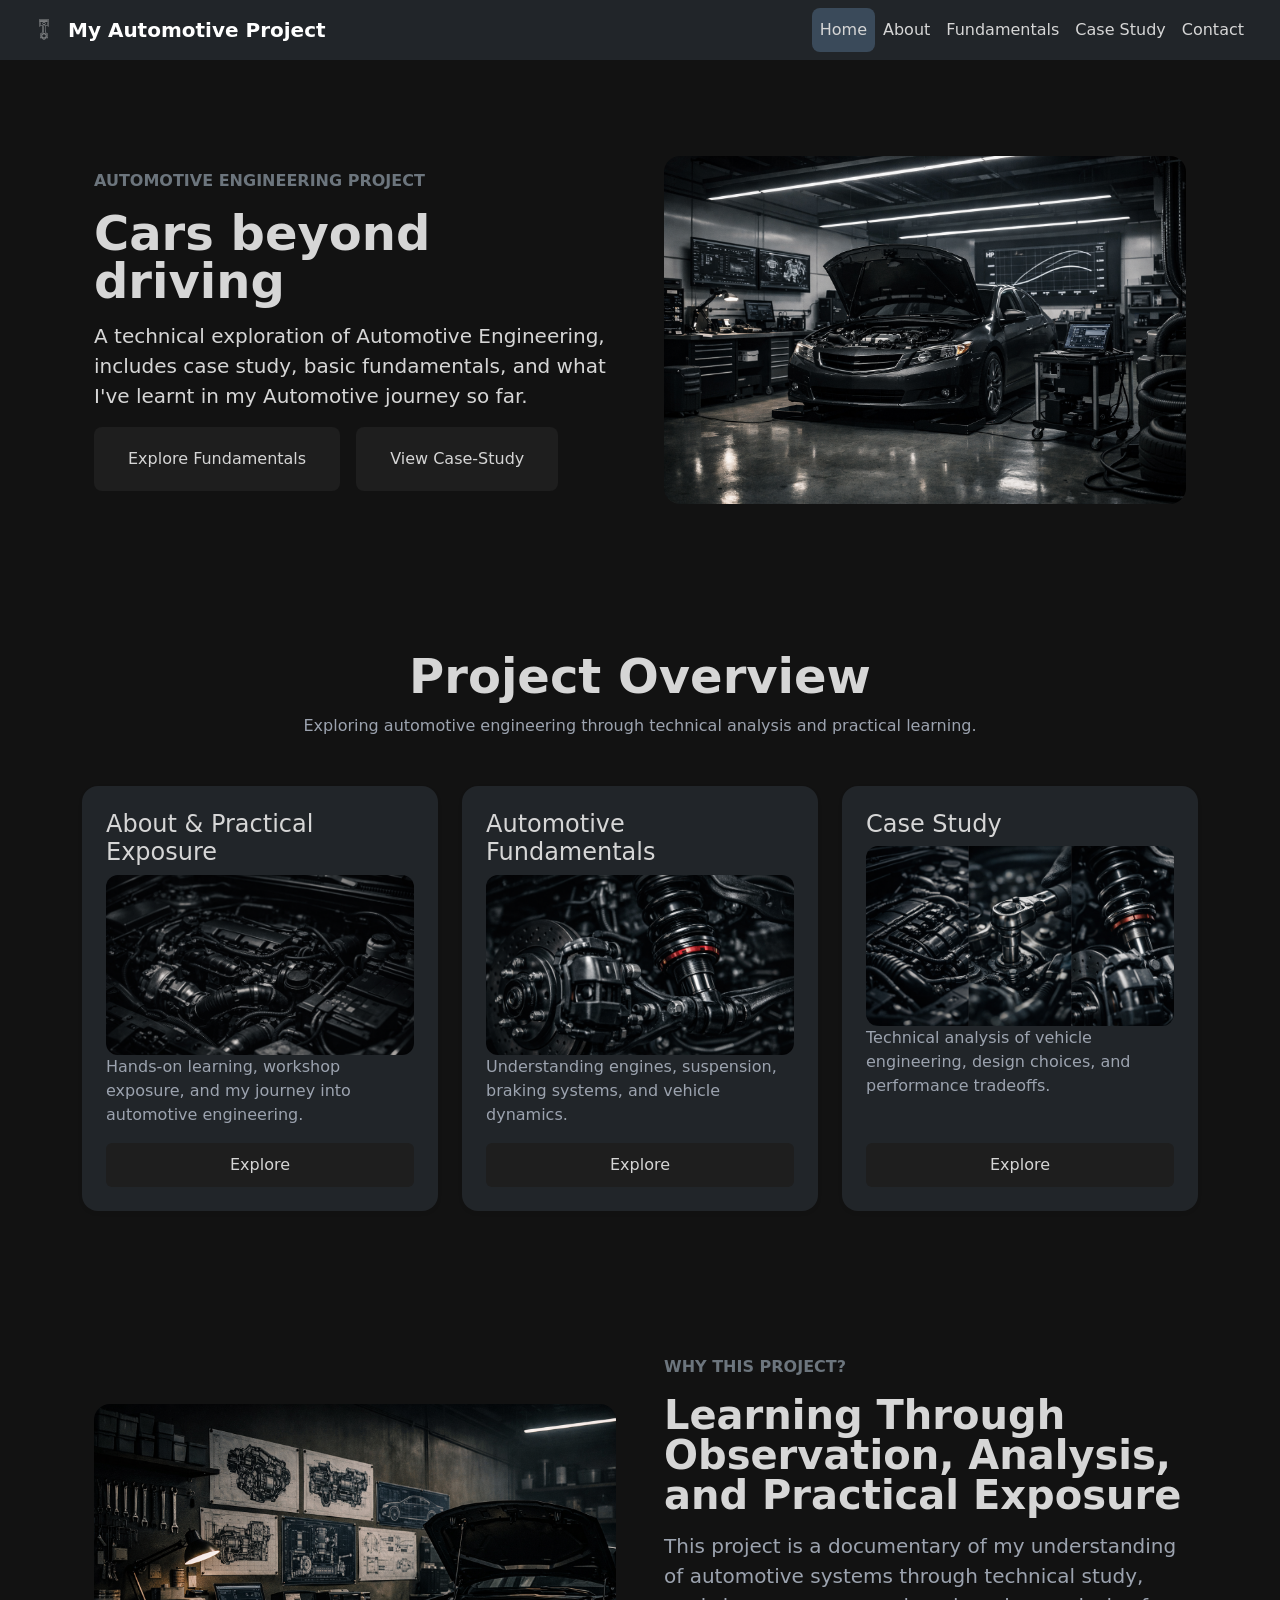
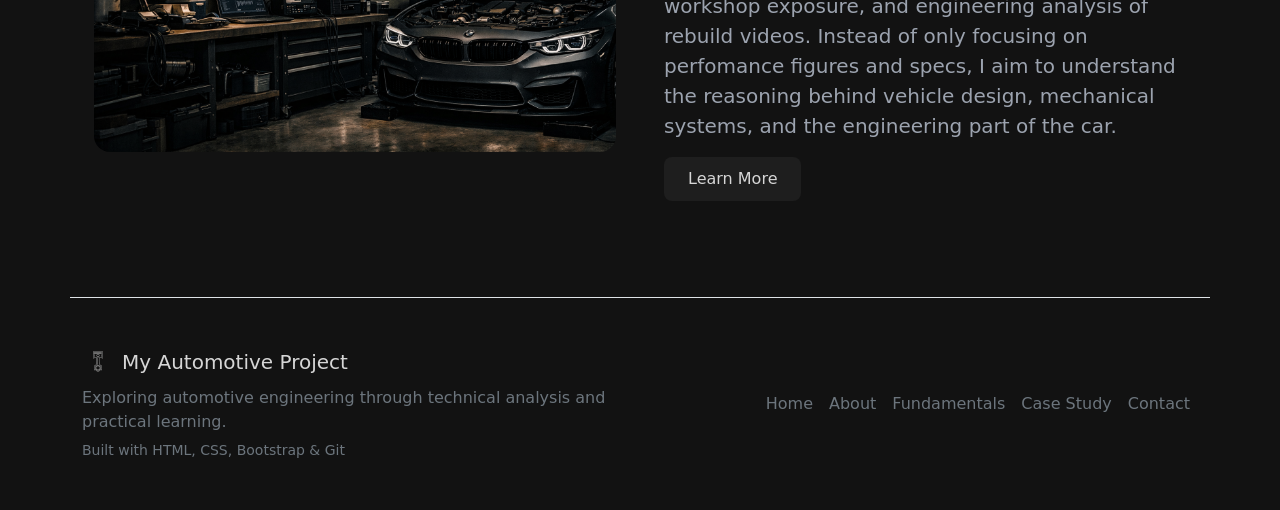
<file: index.html>
<!doctype html>
<html lang="en">
  <head>
    <meta charset="UTF-8" />
    <meta name="viewport" content="width=device-width, initial-scale=1.0" />
    <title>Automotive Project</title>
    <link
      href="https://cdn.jsdelivr.net/npm/bootstrap@5.3.8/dist/css/bootstrap.min.css"
      rel="stylesheet"
      integrity="sha384-sRIl4kxILFvY47J16cr9ZwB07vP4J8+LH7qKQnuqkuIAvNWLzeN8tE5YBujZqJLB"
      crossorigin="anonymous"
    />
    <link rel="stylesheet" href="./css/style.css" />
  </head>
  <body>
    <!-- Navbar -->
    <nav class="navbar navbar-expand-lg navbar-dark bg-dark px-3">
      <div class="container-fluid">
        <a class="navbar-brand d-flex align-items-center" href="index.html">
          <img src="assets/piston.png" alt="Logo" class="logo-icon me-2" />

          <span class="fw-bold">My Automotive Project</span>
        </a>

        <button
          class="navbar-toggler"
          type="button"
          data-bs-toggle="collapse"
          data-bs-target="#navbarNav"
          aria-controls="navbarNav"
          aria-expanded="false"
          aria-label="Toggle navigation"
        >
          <span class="navbar-toggler-icon"></span>
        </button>

        <div class="collapse navbar-collapse" id="navbarNav">
          <ul class="navbar-nav ms-auto">
            <li class="nav-item">
              <a class="nav-link active-nav" href="index.html">Home</a>
            </li>

            <li class="nav-item">
              <a class="nav-link" href="about.html">About</a>
            </li>

            <li class="nav-item">
              <a class="nav-link" href="fundamentals.html"> Fundamentals </a>
            </li>

            <li class="nav-item">
              <a class="nav-link" href="case-study.html"> Case Study </a>
            </li>

            <li class="nav-item">
              <a class="nav-link" href="contact.html">Contact</a>
            </li>
          </ul>
        </div>
      </div>
    </nav>
    <!-- Hero -->
    <div class="container col-xxl-8 px-4 py-5">
      <div class="row flex-lg-row-reverse align-items-center g-5 py-5">
        <div class="col-10 col-sm-8 col-lg-6">
          <img
            src="./assets/garage.png"
            class="d-block mx-lg-auto img-fluid rounded-4"
            width="700"
            height="500"
            loading="lazy"
          />
        </div>
        <div class="col-lg-6">
          <p class="text-uppercase text-secondary fw-semibold">
            AUTOMOTIVE ENGINEERING PROJECT
          </p>
          <h1 class="display-5 fw-bold text-2 lh-1 mb-3">
            Cars beyond driving
          </h1>
          <p class="lead text-2">
            A technical exploration of Automotive Engineering, includes case
            study, basic fundamentals, and what I've learnt in my Automotive
            journey so far.
          </p>
          <div class="d-grid gap-2 d-md-flex justify-content-md-start">
            <button
              type="button"
              class="btn nav-link btn-lg px-4 me-md-2 btn-1"
            >
              <a href="fundamentals.html" class="nav-link"
                >Explore Fundamentals</a
              >
            </button>
            <button type="button" class="btn nav-link btn-lg px-4 btn-1">
              <a href="case-study.html" class="nav-link">View Case-Study</a>
            </button>
          </div>
        </div>
      </div>
    </div>
    <!-- Cards -->
    <div class="container py-5">
      <!-- Section Heading -->
      <div class="text-center mb-5">
        <h1 class="display-5 fw-bold text-2">Project Overview</h1>

        <p class="p-text">
          Exploring automotive engineering through technical analysis and
          practical learning.
        </p>
      </div>

      <!-- Cards -->
      <div class="row g-4">
        <!-- Card 1 -->
        <div class="col-12 col-md-4">
          <div class="card h-100 shadow-sm border-0 bg-dark">
            <div class="card-body d-flex flex-column">
              <h4 class="card-title text-2">About & Practical Exposure</h4>
              <img
                src="./assets/abtandpractical.png"
                class="card-img-top"
                alt="About Section"
              />
              <p class="card-text p-text">
                Hands-on learning, workshop exposure, and my journey into
                automotive engineering.
              </p>

              <a href="about.html" class="btn btn-1 mt-auto nav-link">
                Explore
              </a>
            </div>
          </div>
        </div>

        <!-- Card 2 -->
        <div class="col-12 col-md-4">
          <div class="card h-100 shadow-sm border-0 bg-dark">
            <div class="card-body d-flex flex-column">
              <h4 class="card-title text-2">Automotive Fundamentals</h4>
              <img
                src="./assets/fundamentals.png"
                class="card-img-top"
                alt="Fundamentals Section"
              />
              <p class="card-text p-text">
                Understanding engines, suspension, braking systems, and vehicle
                dynamics.
              </p>

              <a href="fundamentals.html" class="btn btn-1 mt-auto nav-link">
                Explore
              </a>
            </div>
          </div>
        </div>

        <!-- Card 3 -->
        <div class="col-12 col-md-4">
          <div class="card h-100 shadow-sm border-0 bg-dark">
            <div class="card-body d-flex flex-column">
              <h4 class="card-title text-2">Case Study</h4>
              <img
                src="./assets/card-case-study.png"
                class="card-img-top"
                alt="Case Study Section"
              />
              <p class="card-text p-text">
                Technical analysis of vehicle engineering, design choices, and
                performance tradeoffs.
              </p>

              <a href="case-study.html" class="btn btn-1 mt-auto nav-link">
                Explore
              </a>
            </div>
          </div>
        </div>
      </div>
    </div>
    <!-- Second Hero  -->
    <div class="container col-xxl-8 px-4 py-5">
      <div class="row align-items-center g-5 py-5">
        <!-- Image -->
        <div class="col-10 col-sm-8 col-lg-6">
          <img
            src="./assets/workshop.png"
            class="d-block mx-lg-auto img-fluid rounded-4"
            alt="Workshop Image"
            width="700"
            height="500"
            loading="lazy"
          />
        </div>

        <!-- Text -->
        <div class="col-lg-6">
          <p class="text-uppercase text-secondary fw-semibold">
            Why This Project?
          </p>

          <h1 class="display-6 fw-bold text-2 lh-1 mb-3">
            Learning Through Observation, Analysis, and Practical Exposure
          </h1>

          <p class="lead p-text">
            This project is a documentary of my understanding of automotive
            systems through technical study, workshop exposure, and engineering
            analysis of rebuild videos. Instead of only focusing on perfomance
            figures and specs, I aim to understand the reasoning behind vehicle
            design, mechanical systems, and the engineering part of the car.
          </p>
          <div class="d-grid gap-2 d-md-flex justify-content-md-start">
            <a href="about.html" class="btn btn-1 btn-lg px-4 nav-link">
              Learn More
            </a>
          </div>
        </div>
      </div>
    </div>
    <!-- Footer -->
    <footer class="container py-5 border-top">
      <div class="row align-items-center">
        <!-- Left -->
        <div class="col-md-6 mb-4 mb-md-0">
          <div class="d-flex align-items-center mb-2">
            <img src="./assets/piston.png" alt="Logo" class="logo-icon me-2" />

            <h5 class="mb-0 text-2">My Automotive Project</h5>
          </div>

          <p class="text-secondary mb-1">
            Exploring automotive engineering through technical analysis and
            practical learning.
          </p>

          <small class="text-secondary">
            Built with HTML, CSS, Bootstrap & Git
          </small>
        </div>

        <!-- Right -->
        <div class="col-md-6">
          <ul class="nav justify-content-md-end justify-content-start">
            <li class="nav-item">
              <a href="index.html" class="nav-link px-2 text-secondary">
                Home
              </a>
            </li>

            <li class="nav-item">
              <a href="about.html" class="nav-link px-2 text-secondary">
                About
              </a>
            </li>

            <li class="nav-item">
              <a href="fundamentals.html" class="nav-link px-2 text-secondary">
                Fundamentals
              </a>
            </li>

            <li class="nav-item">
              <a href="case-study.html" class="nav-link px-2 text-secondary">
                Case Study
              </a>
            </li>

            <li class="nav-item">
              <a href="contact.html" class="nav-link px-2 text-secondary">
                Contact
              </a>
            </li>
          </ul>
        </div>
      </div>
    </footer>
    <script src="https://cdn.jsdelivr.net/npm/bootstrap@5.3.8/dist/js/bootstrap.bundle.min.js"></script>
  </body>
</html>
</file>
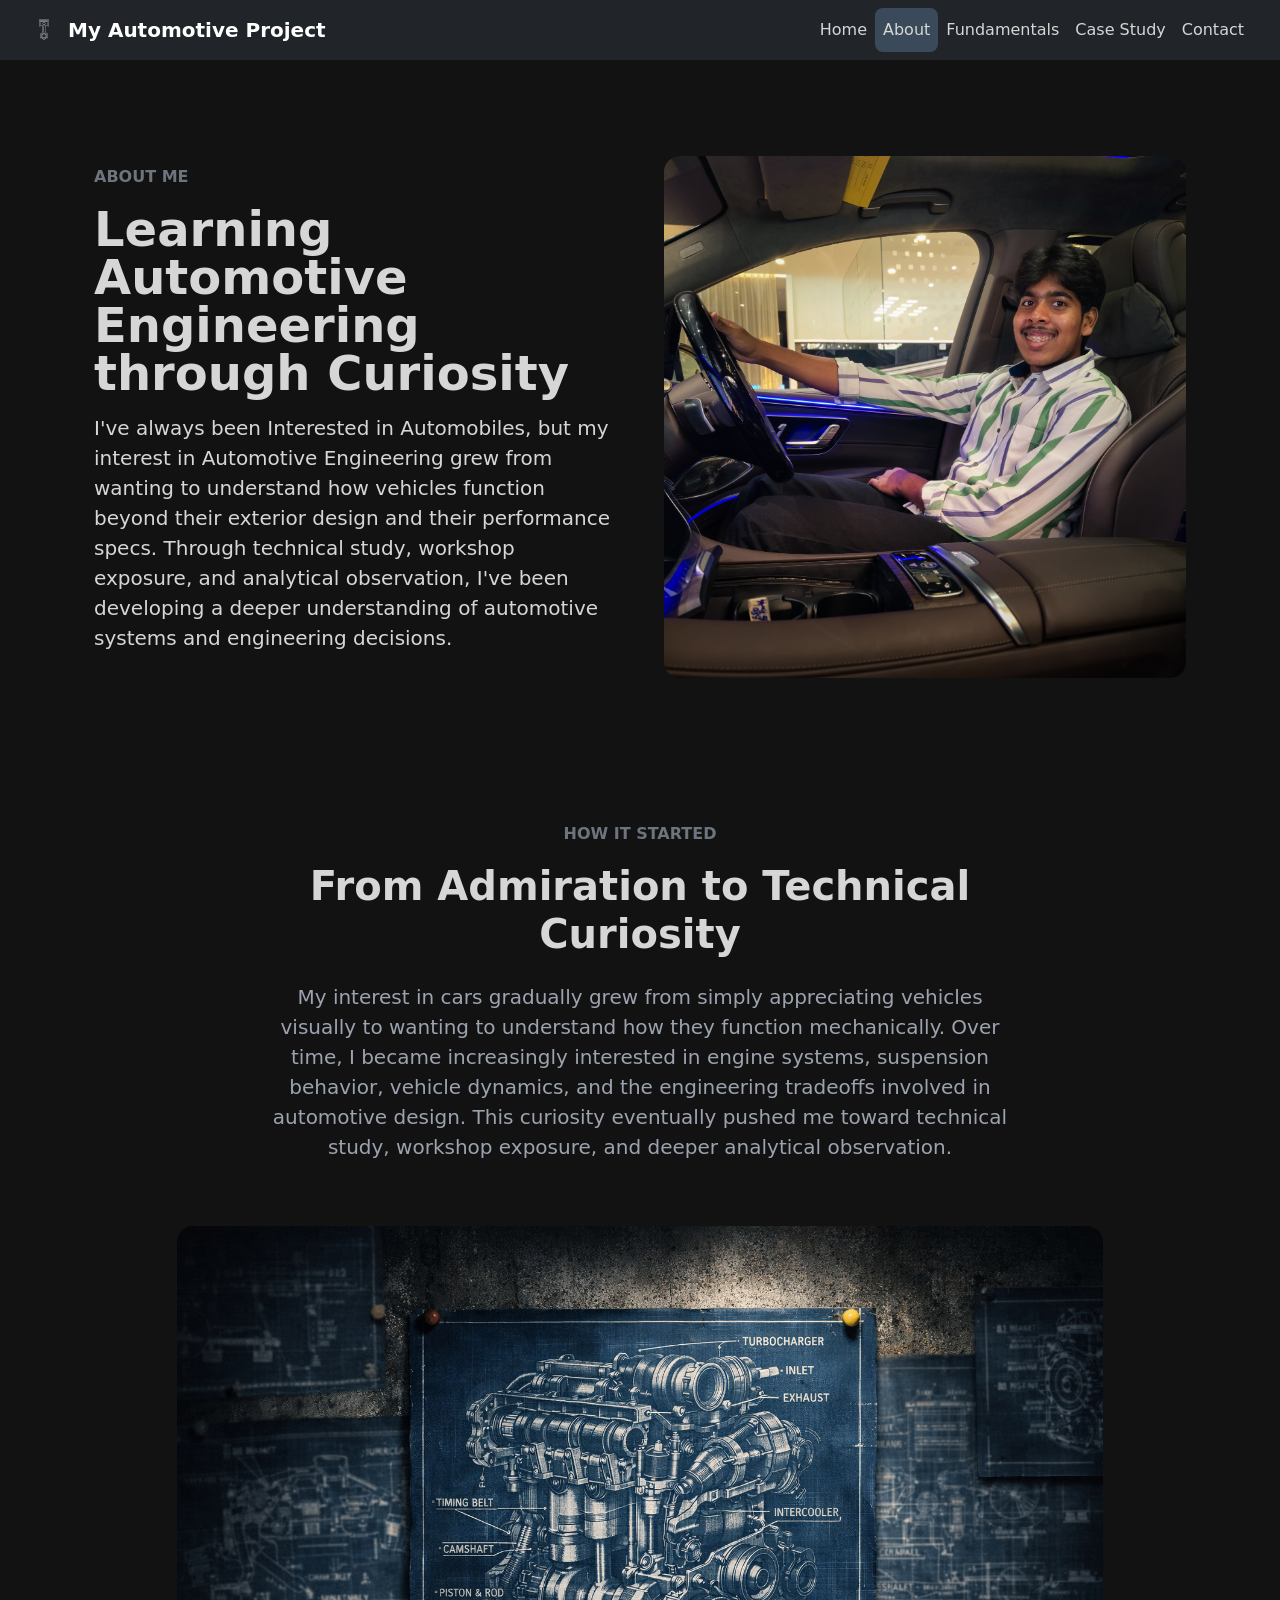
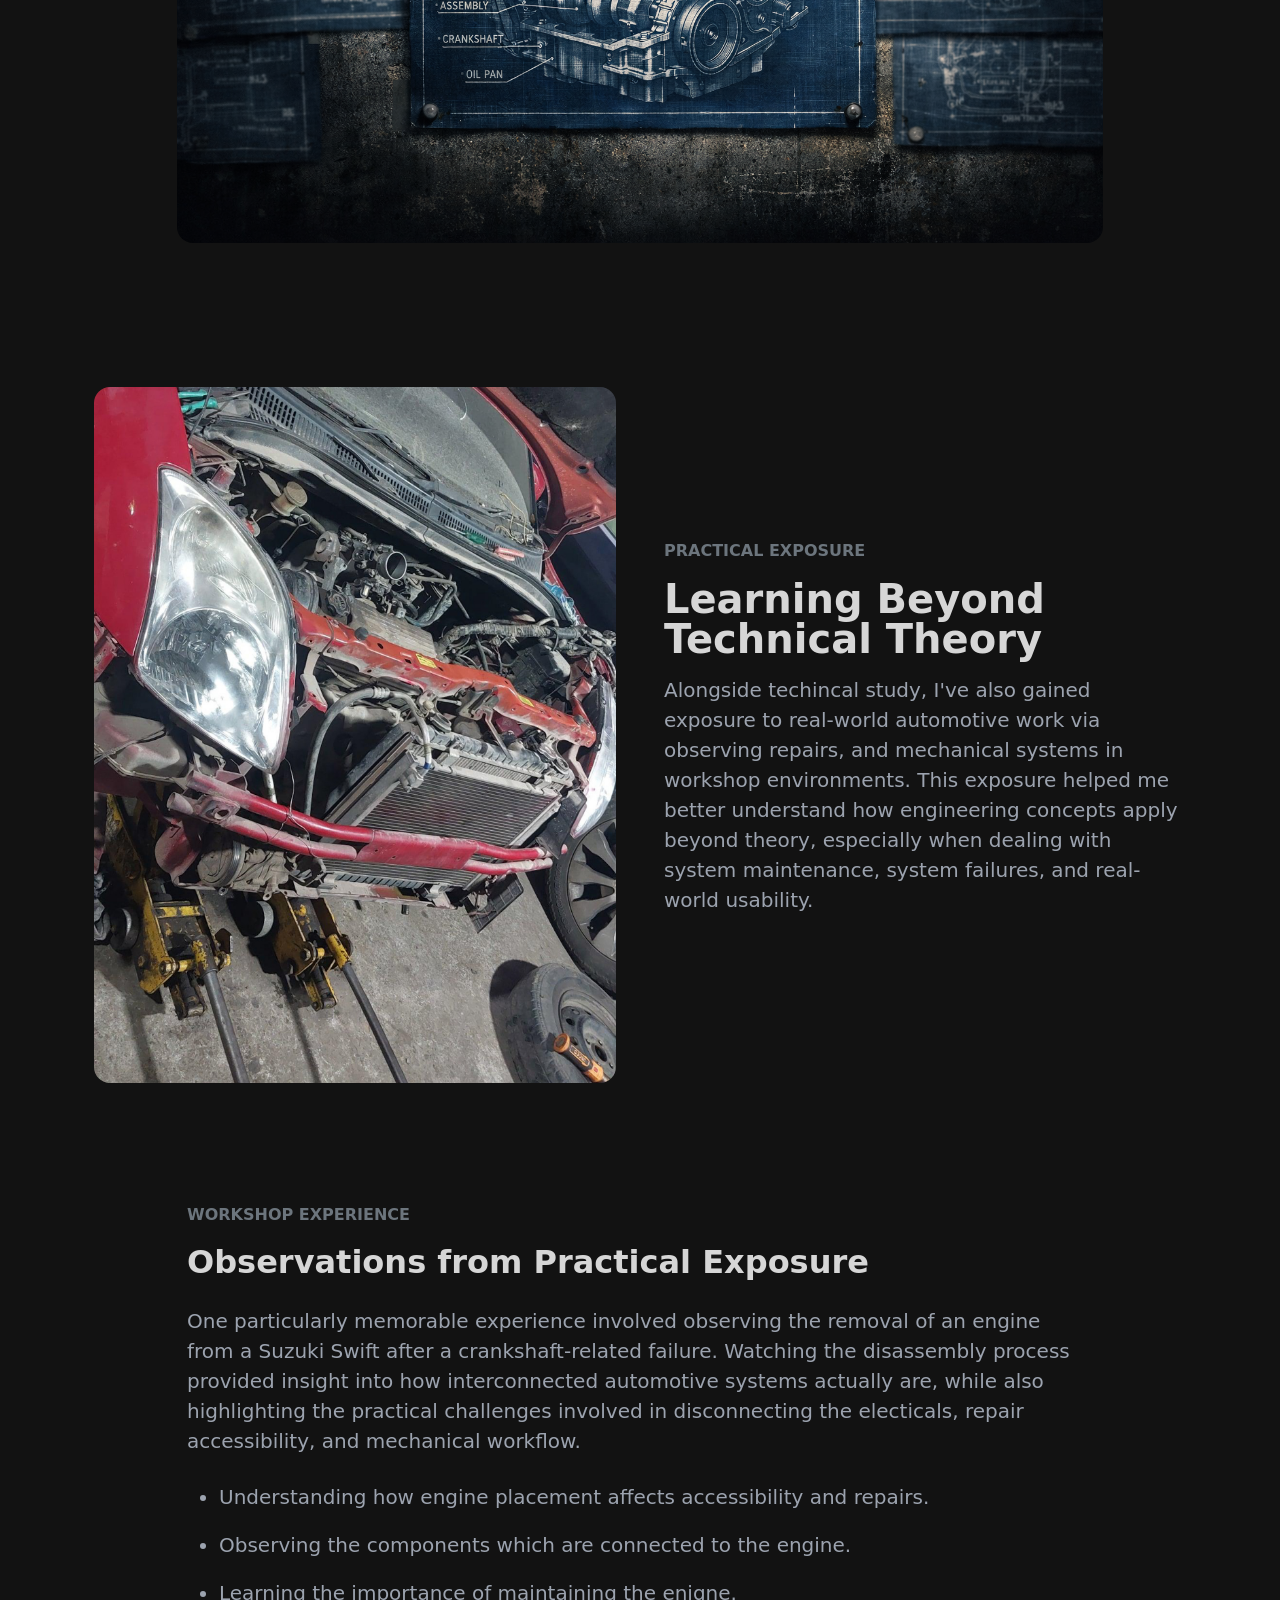
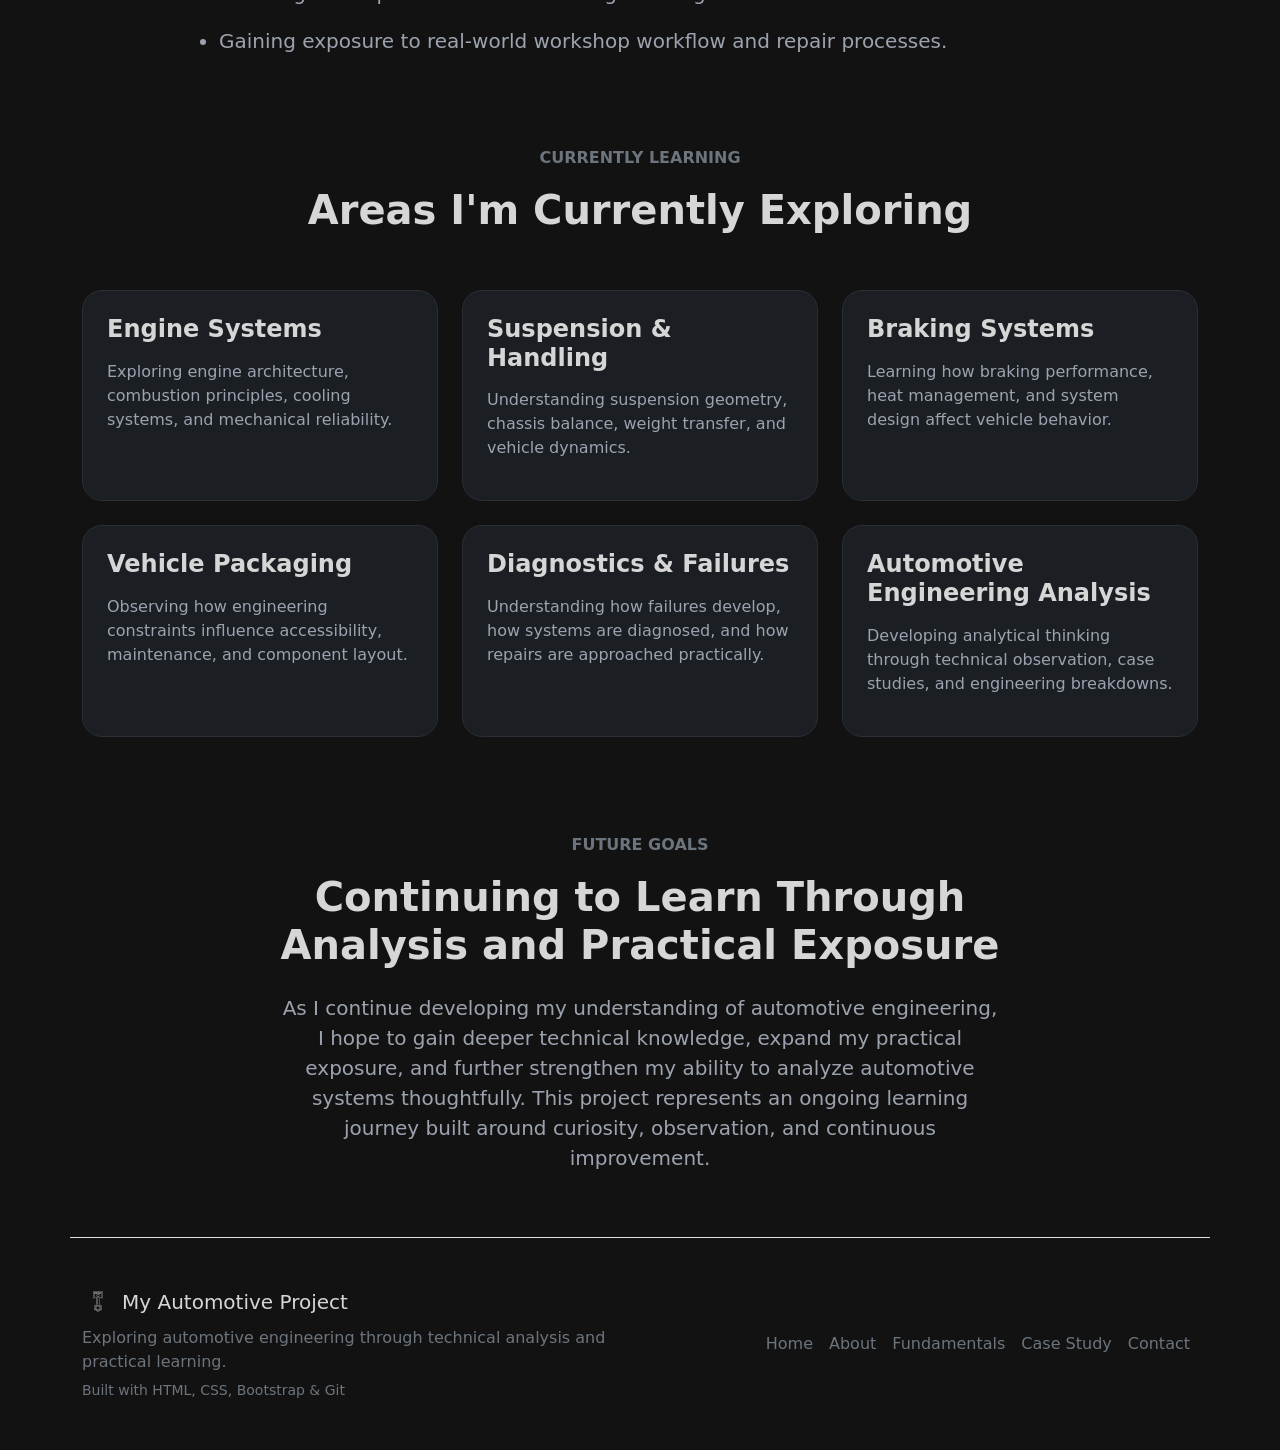
<file: about.html>
<!doctype html>
<html lang="en">
  <head>
    <meta charset="UTF-8" />
    <meta name="viewport" content="width=device-width, initial-scale=1.0" />
    <title>Automotive Project || About</title>
    <link
      href="https://cdn.jsdelivr.net/npm/bootstrap@5.3.8/dist/css/bootstrap.min.css"
      rel="stylesheet"
      integrity="sha384-sRIl4kxILFvY47J16cr9ZwB07vP4J8+LH7qKQnuqkuIAvNWLzeN8tE5YBujZqJLB"
      crossorigin="anonymous"
    />
    <link rel="stylesheet" href="./css/style.css" />
  </head>
  <body>
    <!-- Navbar -->
    <nav class="navbar navbar-expand-lg navbar-dark bg-dark px-3">
      <div class="container-fluid">
        <a class="navbar-brand d-flex align-items-center" href="index.html">
          <img src="assets/piston.png" alt="Logo" class="logo-icon me-2" />

          <span class="fw-bold">My Automotive Project</span>
        </a>

        <button
          class="navbar-toggler"
          type="button"
          data-bs-toggle="collapse"
          data-bs-target="#navbarNav"
          aria-controls="navbarNav"
          aria-expanded="false"
          aria-label="Toggle navigation"
        >
          <span class="navbar-toggler-icon"></span>
        </button>

        <div class="collapse navbar-collapse" id="navbarNav">
          <ul class="navbar-nav ms-auto">
            <li class="nav-item">
              <a class="nav-link" href="index.html">Home</a>
            </li>

            <li class="nav-item">
              <a class="nav-link active-nav" href="about.html">About</a>
            </li>

            <li class="nav-item">
              <a class="nav-link" href="fundamentals.html"> Fundamentals </a>
            </li>

            <li class="nav-item">
              <a class="nav-link" href="case-study.html"> Case Study </a>
            </li>

            <li class="nav-item">
              <a class="nav-link" href="contact.html">Contact</a>
            </li>
          </ul>
        </div>
      </div>
    </nav>
    <!-- Hero -->
    <div class="container col-xxl-8 px-4 py-5">
      <div class="row flex-lg-row-reverse align-items-center g-5 py-5">
        <div class="col-10 col-sm-8 col-lg-6">
          <img
            src="./assets/myself.png"
            class="d-block mx-lg-auto img-fluid rounded-4"
            width="700"
            height="500"
            loading="lazy"
          />
        </div>
        <div class="col-lg-6">
          <p class="text-uppercase text-secondary fw-semibold">About me</p>
          <h1 class="display-5 fw-bold text-2 lh-1 mb-3">
            Learning Automotive Engineering through Curiosity
          </h1>
          <p class="lead text-2">
            I've always been Interested in Automobiles, but my interest in
            Automotive Engineering grew from wanting to understand how vehicles
            function beyond their exterior design and their performance specs.
            Through technical study, workshop exposure, and analytical
            observation, I've been developing a deeper understanding of
            automotive systems and engineering decisions.
          </p>
        </div>
      </div>
    </div>
    <!-- What got me into cars -->
    <div class="container py-5">
      <div class="row justify-content-center text-center">
        <div class="col-lg-8">
          <p class="text-uppercase text-secondary fw-semibold">
            How It Started
          </p>

          <h1 class="display-6 fw-bold text-2 mb-4">
            From Admiration to Technical Curiosity
          </h1>

          <p class="lead p-text">
            My interest in cars gradually grew from simply appreciating vehicles
            visually to wanting to understand how they function mechanically.
            Over time, I became increasingly interested in engine systems,
            suspension behavior, vehicle dynamics, and the engineering tradeoffs
            involved in automotive design. This curiosity eventually pushed me
            toward technical study, workshop exposure, and deeper analytical
            observation.
          </p>
        </div>
      </div>

      <div class="row justify-content-center mt-5">
        <div class="col-lg-10">
          <img
            src="./assets/blueprints.png"
            class="img-fluid rounded-4 w-100"
            alt="Automotive Learning"
          />
        </div>
      </div>
    </div>
    <!-- Practical Exposure -->
    <div class="container col-xxl-8 px-4 py-5">
      <div class="row align-items-center g-5 py-5">
        <!-- Image -->
        <div class="col-10 col-sm-8 col-lg-6">
          <img
            src="./assets/engine .png"
            class="d-block mx-lg-auto img-fluid rounded-4"
            alt="Workshop Image"
            width="700"
            height="500"
            loading="lazy"
          />
        </div>

        <!-- Text -->
        <div class="col-lg-6">
          <p class="text-uppercase text-secondary fw-semibold">
            Practical Exposure
          </p>

          <h1 class="display-6 fw-bold text-2 lh-1 mb-3">
            Learning Beyond Technical Theory
          </h1>

          <p class="lead p-text">
            Alongside techincal study, I've also gained exposure to real-world
            automotive work via observing repairs, and mechanical systems in
            workshop environments. This exposure helped me better understand how
            engineering concepts apply beyond theory, especially when dealing
            with system maintenance, system failures, and real-world usability.
          </p>
        </div>
      </div>
    </div>
    <!-- Workshop experince sub section -->
    <div class="container col-xxl-8 px-4 py-4">
      <div class="row justify-content-center">
        <div class="col-lg-10">
          <p class="text-uppercase text-secondary fw-semibold">
            Workshop Experience
          </p>

          <h2 class="fw-bold text-2 mb-4">
            Observations from Practical Exposure
          </h2>

          <p class="lead p-text mb-4">
            One particularly memorable experience involved observing the removal
            of an engine from a Suzuki Swift after a crankshaft-related failure.
            Watching the disassembly process provided insight into how
            interconnected automotive systems actually are, while also
            highlighting the practical challenges involved in disconnecting the
            electicals, repair accessibility, and mechanical workflow.
          </p>

          <ul class="p-text fs-5 workshop-list">
            <li>
              Understanding how engine placement affects accessibility and
              repairs.
            </li>

            <li>Observing the components which are connected to the engine.</li>

            <li>Learning the importance of maintaining the enigne.</li>

            <li>
              Gaining exposure to real-world workshop workflow and repair
              processes.
            </li>
          </ul>
        </div>
      </div>
    </div>
    <!-- Currently Learning -->
    <div class="container py-5">
      <!-- Heading -->

      <div class="row text-center mb-5">
        <div class="col">
          <p class="text-uppercase text-secondary fw-semibold">
            Currently Learning
          </p>

          <h1 class="display-6 fw-bold text-2">
            Areas I'm Currently Exploring
          </h1>
        </div>
      </div>

      <!-- Cards -->

      <div class="row g-4">
        <!-- Card 1 -->

        <div class="col-md-6 col-lg-4">
          <div class="card h-100 learning-card">
            <div class="card-body">
              <h4 class="fw-bold text-2 mb-3">Engine Systems</h4>

              <p class="p-text">
                Exploring engine architecture, combustion principles, cooling
                systems, and mechanical reliability.
              </p>
            </div>
          </div>
        </div>

        <!-- Card 2 -->

        <div class="col-md-6 col-lg-4">
          <div class="card h-100 learning-card">
            <div class="card-body">
              <h4 class="fw-bold text-2 mb-3">Suspension & Handling</h4>

              <p class="p-text">
                Understanding suspension geometry, chassis balance, weight
                transfer, and vehicle dynamics.
              </p>
            </div>
          </div>
        </div>

        <!-- Card 3 -->

        <div class="col-md-6 col-lg-4">
          <div class="card h-100 learning-card">
            <div class="card-body">
              <h4 class="fw-bold text-2 mb-3">Braking Systems</h4>

              <p class="p-text">
                Learning how braking performance, heat management, and system
                design affect vehicle behavior.
              </p>
            </div>
          </div>
        </div>

        <!-- Card 4 -->

        <div class="col-md-6 col-lg-4">
          <div class="card h-100 learning-card">
            <div class="card-body">
              <h4 class="fw-bold text-2 mb-3">Vehicle Packaging</h4>

              <p class="p-text">
                Observing how engineering constraints influence accessibility,
                maintenance, and component layout.
              </p>
            </div>
          </div>
        </div>

        <!-- Card 5 -->

        <div class="col-md-6 col-lg-4">
          <div class="card h-100 learning-card">
            <div class="card-body">
              <h4 class="fw-bold text-2 mb-3">Diagnostics & Failures</h4>

              <p class="p-text">
                Understanding how failures develop, how systems are diagnosed,
                and how repairs are approached practically.
              </p>
            </div>
          </div>
        </div>

        <!-- Card 6 -->

        <div class="col-md-6 col-lg-4">
          <div class="card h-100 learning-card">
            <div class="card-body">
              <h4 class="fw-bold text-2 mb-3">
                Automotive Engineering Analysis
              </h4>

              <p class="p-text">
                Developing analytical thinking through technical observation,
                case studies, and engineering breakdowns.
              </p>
            </div>
          </div>
        </div>
      </div>
    </div>
    <!-- Future goals -->
    <div class="container col-xxl-8 px-4 py-5">
      <div class="row justify-content-center text-center">
        <div class="col-lg-8">
          <p class="text-uppercase text-secondary fw-semibold">Future Goals</p>

          <h1 class="display-6 fw-bold text-2 mb-4">
            Continuing to Learn Through Analysis and Practical Exposure
          </h1>

          <p class="lead p-text">
            As I continue developing my understanding of automotive engineering,
            I hope to gain deeper technical knowledge, expand my practical
            exposure, and further strengthen my ability to analyze automotive
            systems thoughtfully. This project represents an ongoing learning
            journey built around curiosity, observation, and continuous
            improvement.
          </p>
        </div>
      </div>
    </div>
    <!-- Footer -->
    <footer class="container py-5 border-top">
      <div class="row align-items-center">
        <!-- Left -->
        <div class="col-md-6 mb-4 mb-md-0">
          <div class="d-flex align-items-center mb-2">
            <img src="./assets/piston.png" alt="Logo" class="logo-icon me-2" />

            <h5 class="mb-0 text-2">My Automotive Project</h5>
          </div>

          <p class="text-secondary mb-1">
            Exploring automotive engineering through technical analysis and
            practical learning.
          </p>

          <small class="text-secondary">
            Built with HTML, CSS, Bootstrap & Git
          </small>
        </div>

        <!-- Right -->
        <div class="col-md-6">
          <ul class="nav justify-content-md-end justify-content-start">
            <li class="nav-item">
              <a href="index.html" class="nav-link px-2 text-secondary">
                Home
              </a>
            </li>

            <li class="nav-item">
              <a href="about.html" class="nav-link px-2 text-secondary">
                About
              </a>
            </li>

            <li class="nav-item">
              <a href="fundamentals.html" class="nav-link px-2 text-secondary">
                Fundamentals
              </a>
            </li>

            <li class="nav-item">
              <a href="case-study.html" class="nav-link px-2 text-secondary">
                Case Study
              </a>
            </li>

            <li class="nav-item">
              <a href="contact.html" class="nav-link px-2 text-secondary">
                Contact
              </a>
            </li>
          </ul>
        </div>
      </div>
    </footer>
    <script src="https://cdn.jsdelivr.net/npm/bootstrap@5.3.8/dist/js/bootstrap.bundle.min.js"></script>
  </body>
</html>
</file>
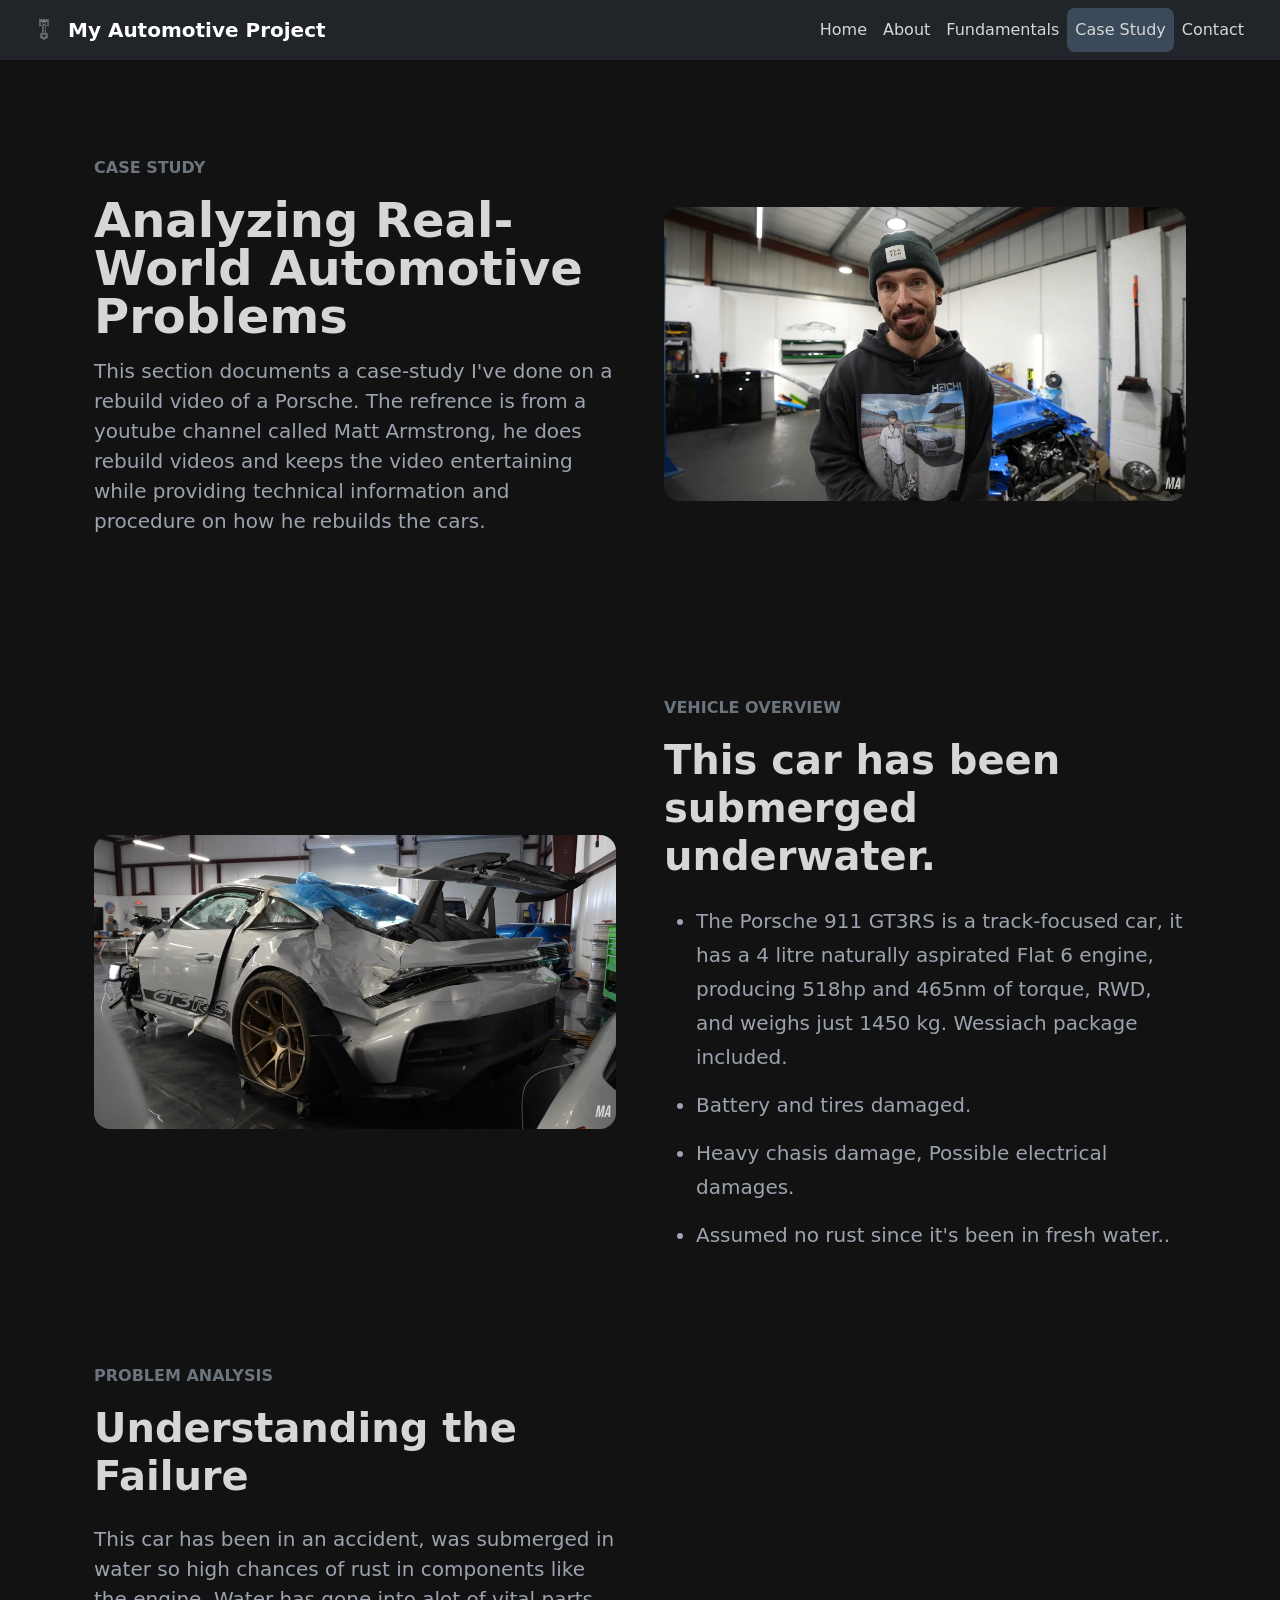
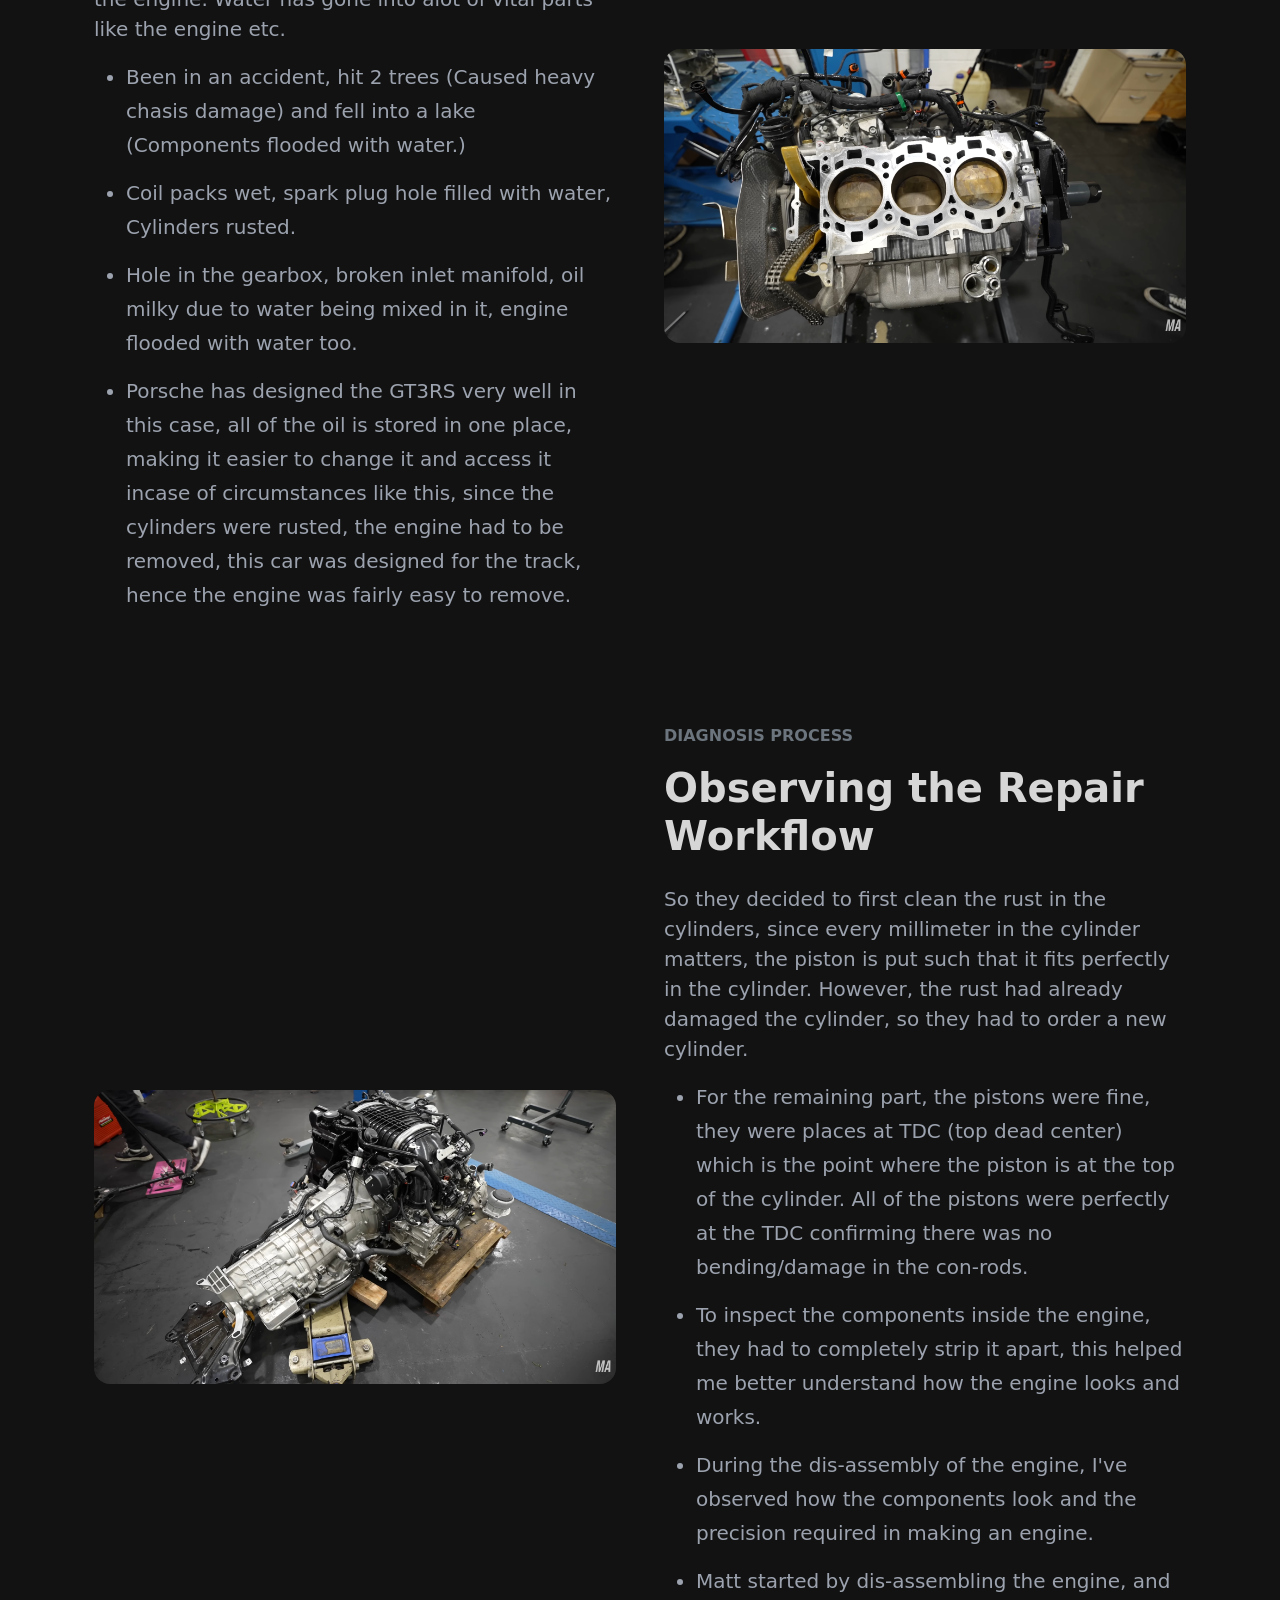
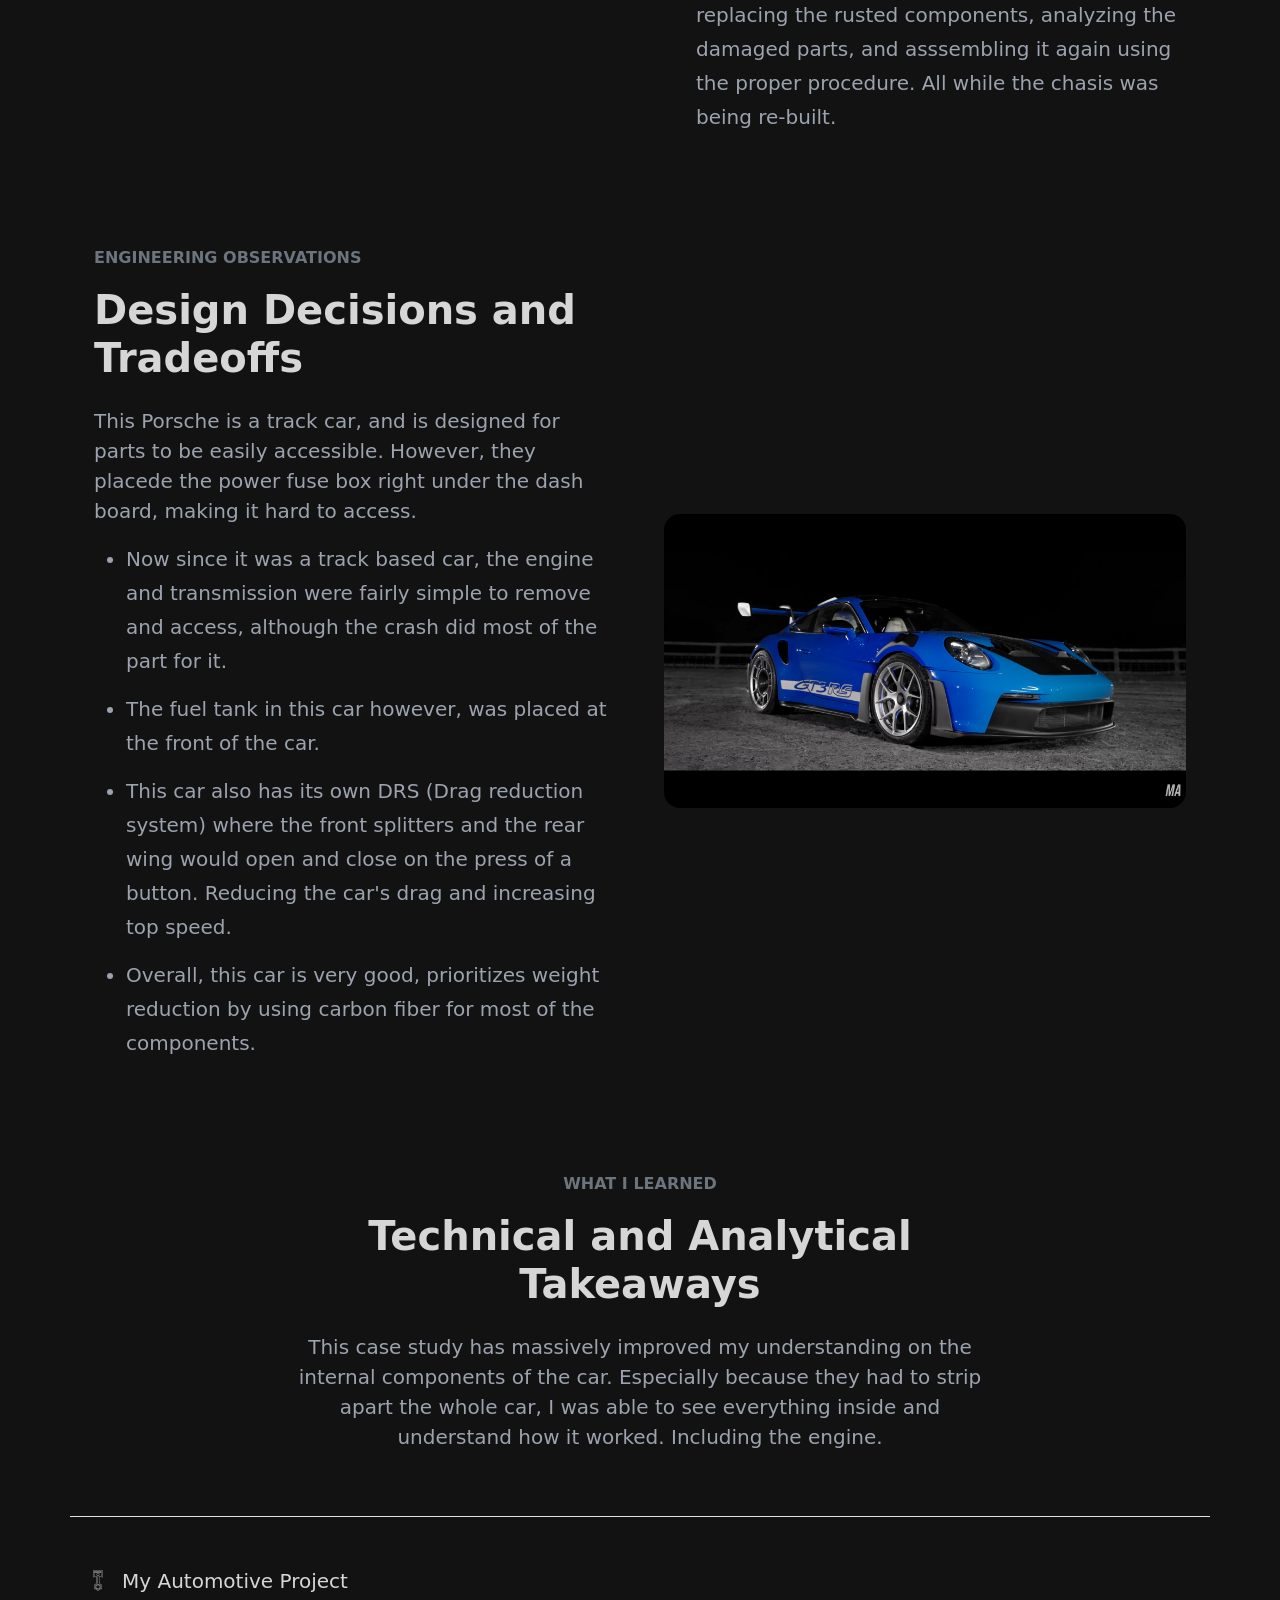
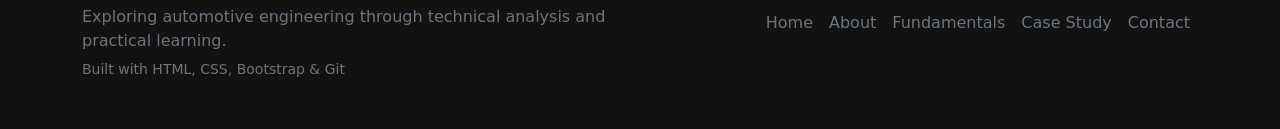
<file: case-study.html>
<!doctype html>
<html lang="en">
  <head>
    <meta charset="UTF-8" />
    <meta name="viewport" content="width=device-width, initial-scale=1.0" />
    <title>Automotive Project || Case-Study</title>
    <link
      href="https://cdn.jsdelivr.net/npm/bootstrap@5.3.8/dist/css/bootstrap.min.css"
      rel="stylesheet"
      integrity="sha384-sRIl4kxILFvY47J16cr9ZwB07vP4J8+LH7qKQnuqkuIAvNWLzeN8tE5YBujZqJLB"
      crossorigin="anonymous"
    />
    <link rel="stylesheet" href="./css/style.css" />
  </head>
  <body>
    <!-- Navbar -->
    <nav class="navbar navbar-expand-lg navbar-dark bg-dark px-3">
      <div class="container-fluid">
        <a class="navbar-brand d-flex align-items-center" href="index.html">
          <img src="assets/piston.png" alt="Logo" class="logo-icon me-2" />

          <span class="fw-bold">My Automotive Project</span>
        </a>

        <button
          class="navbar-toggler"
          type="button"
          data-bs-toggle="collapse"
          data-bs-target="#navbarNav"
          aria-controls="navbarNav"
          aria-expanded="false"
          aria-label="Toggle navigation"
        >
          <span class="navbar-toggler-icon"></span>
        </button>

        <div class="collapse navbar-collapse" id="navbarNav">
          <ul class="navbar-nav ms-auto">
            <li class="nav-item">
              <a class="nav-link" href="index.html">Home</a>
            </li>

            <li class="nav-item">
              <a class="nav-link" href="about.html">About</a>
            </li>

            <li class="nav-item">
              <a class="nav-link" href="fundamentals.html"> Fundamentals </a>
            </li>

            <li class="nav-item">
              <a class="nav-link active-nav" href="case-study.html">
                Case Study
              </a>
            </li>

            <li class="nav-item">
              <a class="nav-link" href="contact.html">Contact</a>
            </li>
          </ul>
        </div>
      </div>
    </nav>
    <!-- HERO SECTION -->

    <div class="container col-xxl-8 px-4 py-5">
      <div class="row align-items-center g-5 py-5">
        <!-- Text -->

        <div class="col-lg-6">
          <p class="text-uppercase text-secondary fw-semibold">Case Study</p>

          <h1 class="display-5 fw-bold text-2 lh-1 mb-3">
            Analyzing Real-World Automotive Problems
          </h1>

          <p class="lead p-text">
            This section documents a case-study I've done on a rebuild video of
            a Porsche. The refrence is from a youtube channel called Matt
            Armstrong, he does rebuild videos and keeps the video entertaining
            while providing technical information and procedure on how he
            rebuilds the cars.
          </p>
        </div>

        <!-- Image -->

        <div class="col-10 col-sm-8 col-lg-6">
          <img
            src="./assets/matt.png"
            class="d-block mx-lg-auto img-fluid rounded-4"
            alt="Case Study"
            width="700"
            height="500"
            loading="lazy"
          />
        </div>
      </div>
    </div>

    <!-- VEHICLE OVERVIEW -->

    <div class="container col-xxl-8 px-4 py-5">
      <div class="row align-items-center g-5">
        <!-- Image -->

        <div class="col-lg-6">
          <img
            src="./assets/wreckedporche.png"
            class="img-fluid rounded-4"
            alt="Vehicle Overview"
          />
        </div>

        <!-- Text -->

        <div class="col-lg-6">
          <p class="text-uppercase text-secondary fw-semibold">
            Vehicle Overview
          </p>

          <h1 class="display-6 fw-bold text-2 mb-4">
            This car has been submerged underwater.
          </h1>

          <p class="lead p-text"></p>

          <ul class="p-text fs-5 workshop-list">
            <li>
              The Porsche 911 GT3RS is a track-focused car, it has a 4 litre
              naturally aspirated Flat 6 engine, producing 518hp and 465nm of
              torque, RWD, and weighs just 1450 kg. Wessiach package included.
            </li>

            <li>Battery and tires damaged.</li>

            <li>Heavy chasis damage, Possible electrical damages.</li>

            <li>Assumed no rust since it's been in fresh water..</li>
          </ul>
        </div>
      </div>
    </div>

    <!-- PROBLEM ANALYSIS -->

    <div class="container col-xxl-8 px-4 py-5">
      <div class="row align-items-center g-5">
        <!-- Text -->

        <div class="col-lg-6">
          <p class="text-uppercase text-secondary fw-semibold">
            Problem Analysis
          </p>

          <h1 class="display-6 fw-bold text-2 mb-4">
            Understanding the Failure
          </h1>

          <p class="lead p-text">
            This car has been in an accident, was submerged in water so high
            chances of rust in components like the engine. Water has gone into
            alot of vital parts like the engine etc.
          </p>

          <ul class="p-text fs-5 workshop-list">
            <li>
              Been in an accident, hit 2 trees (Caused heavy chasis damage) and
              fell into a lake (Components flooded with water.)
            </li>

            <li>
              Coil packs wet, spark plug hole filled with water, Cylinders
              rusted.
            </li>

            <li>
              Hole in the gearbox, broken inlet manifold, oil milky due to water
              being mixed in it, engine flooded with water too.
            </li>

            <li>
              Porsche has designed the GT3RS very well in this case, all of the
              oil is stored in one place, making it easier to change it and
              access it incase of circumstances like this, since the cylinders
              were rusted, the engine had to be removed, this car was designed
              for the track, hence the engine was fairly easy to remove.
            </li>
          </ul>
        </div>

        <!-- Image -->

        <div class="col-lg-6">
          <img
            src="./assets/nkdengine.png"
            class="img-fluid rounded-4"
            alt="Problem Analysis"
          />
        </div>
      </div>
    </div>

    <!-- DIAGNOSIS PROCESS -->

    <div class="container col-xxl-8 px-4 py-5">
      <div class="row align-items-center g-5">
        <!-- Image -->

        <div class="col-lg-6">
          <img
            src="./assets/transmission.png"
            class="img-fluid rounded-4"
            alt="Diagnosis Process"
          />
        </div>

        <!-- Text -->

        <div class="col-lg-6">
          <p class="text-uppercase text-secondary fw-semibold">
            Diagnosis Process
          </p>

          <h1 class="display-6 fw-bold text-2 mb-4">
            Observing the Repair Workflow
          </h1>

          <p class="lead p-text">
            So they decided to first clean the rust in the cylinders, since
            every millimeter in the cylinder matters, the piston is put such
            that it fits perfectly in the cylinder. However, the rust had
            already damaged the cylinder, so they had to order a new cylinder.
          </p>

          <ul class="p-text fs-5 workshop-list">
            <li>
              For the remaining part, the pistons were fine, they were places at
              TDC (top dead center) which is the point where the piston is at
              the top of the cylinder. All of the pistons were perfectly at the
              TDC confirming there was no bending/damage in the con-rods.
            </li>

            <li>
              To inspect the components inside the engine, they had to
              completely strip it apart, this helped me better understand how
              the engine looks and works.
            </li>

            <li>
              During the dis-assembly of the engine, I've observed how the
              components look and the precision required in making an engine.
            </li>

            <li>
              Matt started by dis-assembling the engine, and replacing the
              rusted components, analyzing the damaged parts, and asssembling it
              again using the proper procedure. All while the chasis was being
              re-built.
            </li>
          </ul>
        </div>
      </div>
    </div>

    <!-- ENGINEERING OBSERVATIONS -->

    <div class="container col-xxl-8 px-4 py-5">
      <div class="row align-items-center g-5">
        <!-- Text -->

        <div class="col-lg-6">
          <p class="text-uppercase text-secondary fw-semibold">
            Engineering Observations
          </p>

          <h1 class="display-6 fw-bold text-2 mb-4">
            Design Decisions and Tradeoffs
          </h1>

          <p class="lead p-text">
            This Porsche is a track car, and is designed for parts to be easily
            accessible. However, they placede the power fuse box right under the
            dash board, making it hard to access.
          </p>

          <ul class="p-text fs-5 workshop-list">
            <li>
              Now since it was a track based car, the engine and transmission
              were fairly simple to remove and access, although the crash did
              most of the part for it.
            </li>

            <li>
              The fuel tank in this car however, was placed at the front of the
              car.
            </li>

            <li>
              This car also has its own DRS (Drag reduction system) where the
              front splitters and the rear wing would open and close on the
              press of a button. Reducing the car's drag and increasing top
              speed.
            </li>

            <li>
              Overall, this car is very good, prioritizes weight reduction by
              using carbon fiber for most of the components.
            </li>
          </ul>
        </div>

        <!-- Image -->

        <div class="col-lg-6">
          <img
            src="./assets/finalcar.png"
            class="img-fluid rounded-4"
            alt="Engineering Observations"
          />
        </div>
      </div>
    </div>

    <!-- WHAT I LEARNED -->

    <div class="container col-xxl-8 px-4 py-5">
      <div class="row justify-content-center text-center">
        <div class="col-lg-8">
          <p class="text-uppercase text-secondary fw-semibold">
            What I Learned
          </p>

          <h1 class="display-6 fw-bold text-2 mb-4">
            Technical and Analytical Takeaways
          </h1>

          <p class="lead p-text">
            This case study has massively improved my understanding on the
            internal components of the car. Especially because they had to strip
            apart the whole car, I was able to see everything inside and
            understand how it worked. Including the engine.
          </p>
        </div>
      </div>
    </div>
    <!-- Footer -->
    <footer class="container py-5 border-top">
      <div class="row align-items-center">
        <!-- Left -->
        <div class="col-md-6 mb-4 mb-md-0">
          <div class="d-flex align-items-center mb-2">
            <img src="./assets/piston.png" alt="Logo" class="logo-icon me-2" />

            <h5 class="mb-0 text-2">My Automotive Project</h5>
          </div>

          <p class="text-secondary mb-1">
            Exploring automotive engineering through technical analysis and
            practical learning.
          </p>

          <small class="text-secondary">
            Built with HTML, CSS, Bootstrap & Git
          </small>
        </div>

        <!-- Right -->
        <div class="col-md-6">
          <ul class="nav justify-content-md-end justify-content-start">
            <li class="nav-item">
              <a href="index.html" class="nav-link px-2 text-secondary">
                Home
              </a>
            </li>

            <li class="nav-item">
              <a href="about.html" class="nav-link px-2 text-secondary">
                About
              </a>
            </li>

            <li class="nav-item">
              <a href="fundamentals.html" class="nav-link px-2 text-secondary">
                Fundamentals
              </a>
            </li>

            <li class="nav-item">
              <a href="case-study.html" class="nav-link px-2 text-secondary">
                Case Study
              </a>
            </li>

            <li class="nav-item">
              <a href="contact.html" class="nav-link px-2 text-secondary">
                Contact
              </a>
            </li>
          </ul>
        </div>
      </div>
    </footer>
    <script src="https://cdn.jsdelivr.net/npm/bootstrap@5.3.8/dist/js/bootstrap.bundle.min.js"></script>
  </body>
</html>
</file>
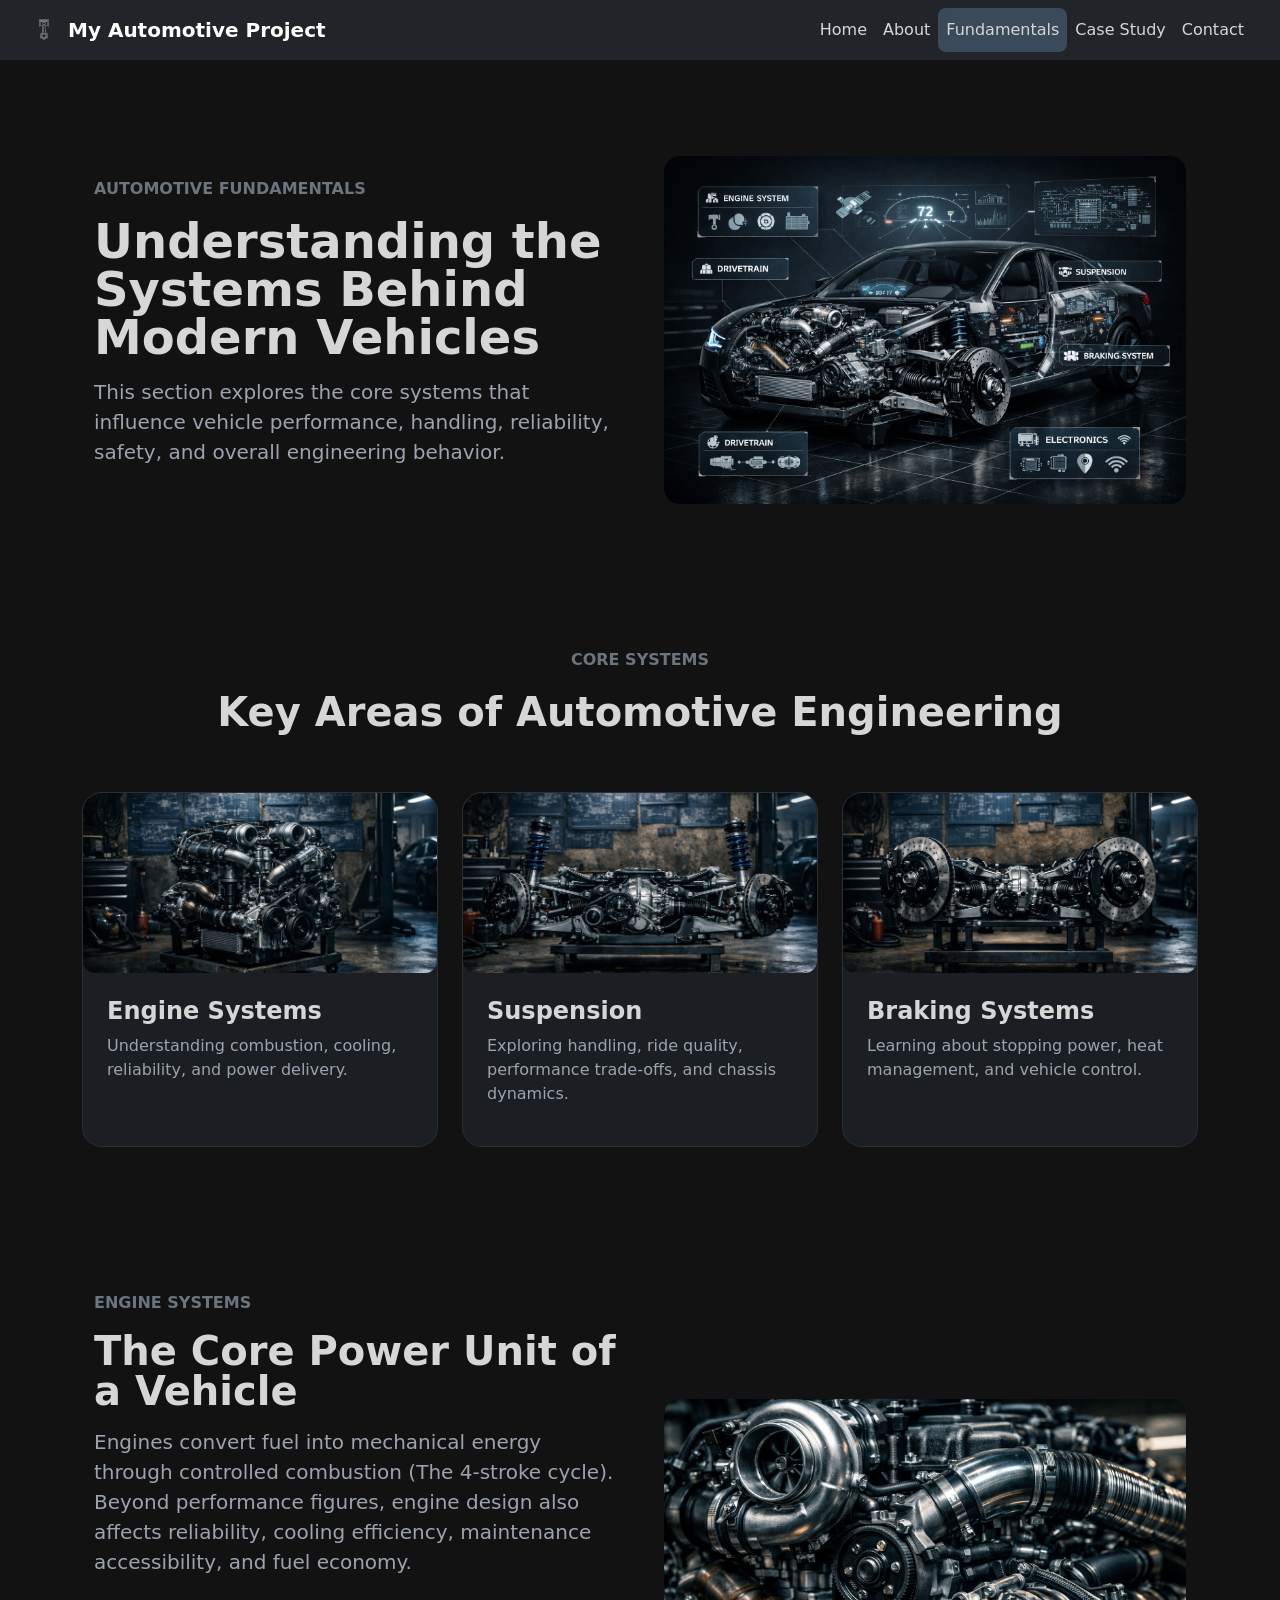
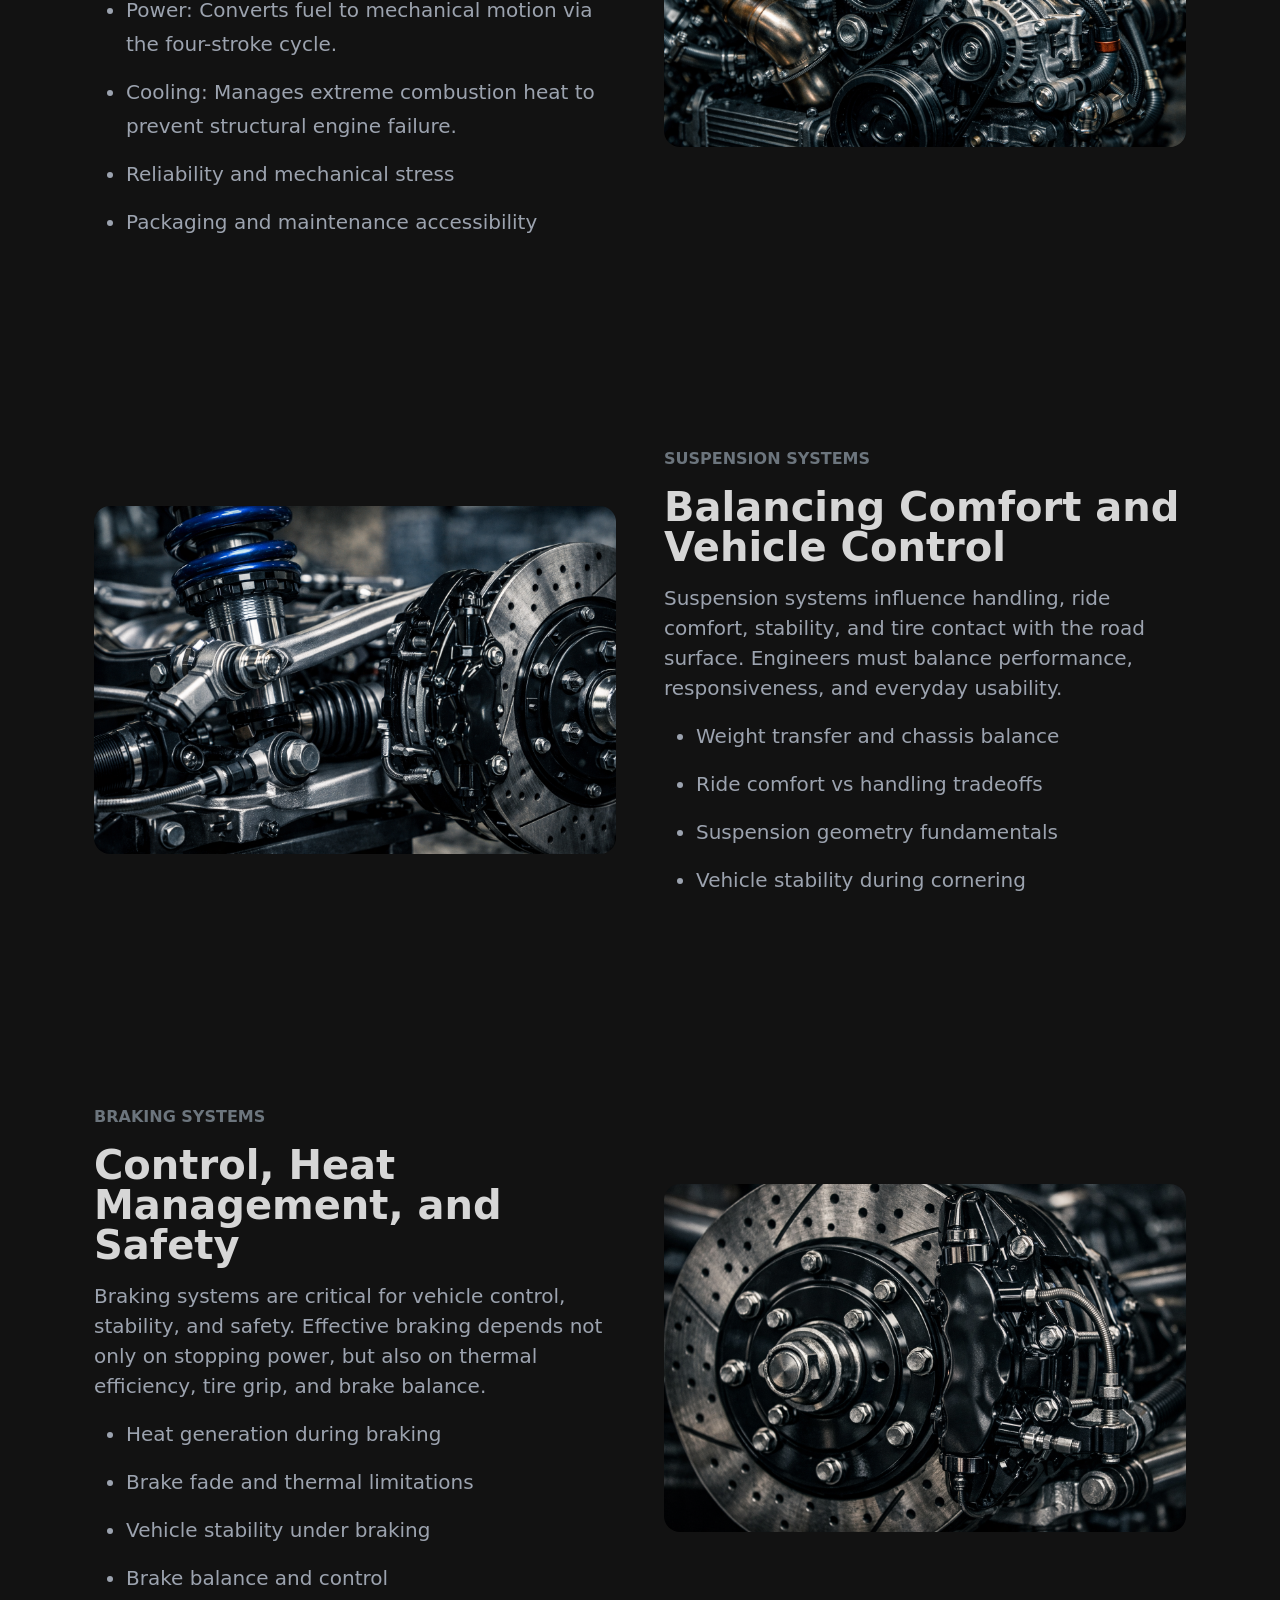
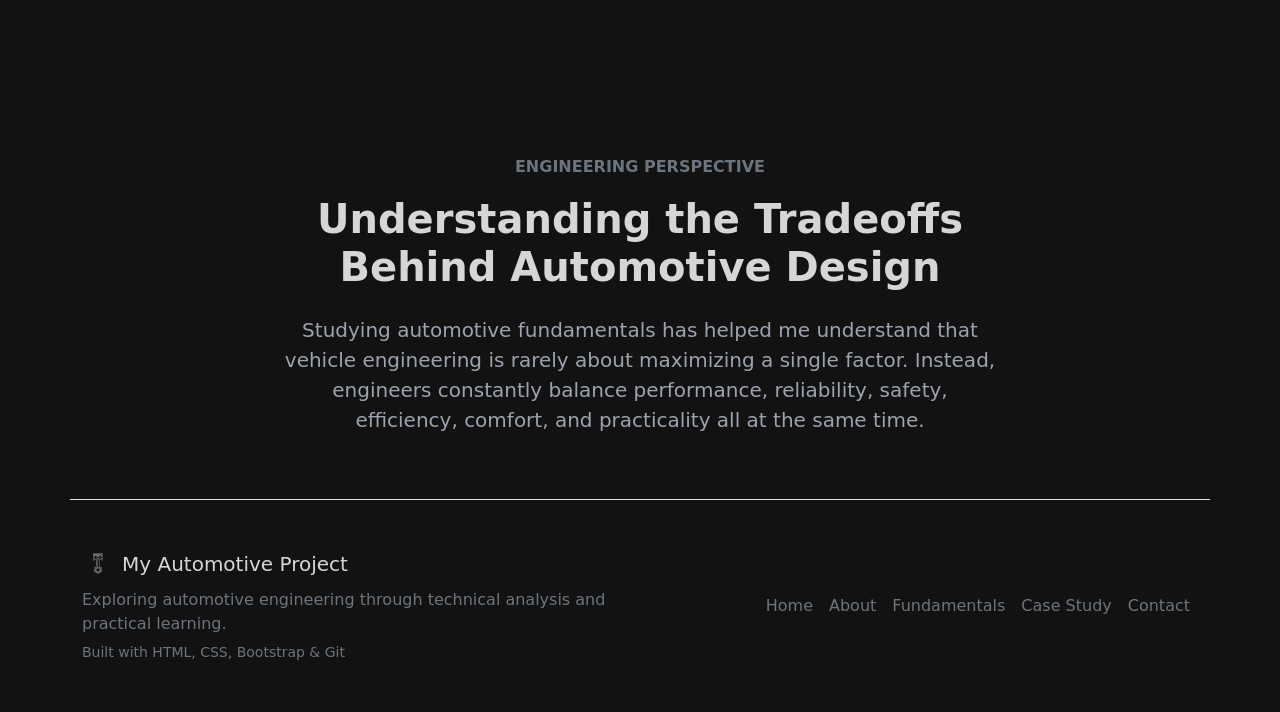
<file: fundamentals.html>
<!doctype html>
<html lang="en">
  <head>
    <meta charset="UTF-8" />
    <meta name="viewport" content="width=device-width, initial-scale=1.0" />
    <title>Automotive Project || Fundamentals</title>
    <link
      href="https://cdn.jsdelivr.net/npm/bootstrap@5.3.8/dist/css/bootstrap.min.css"
      rel="stylesheet"
      integrity="sha384-sRIl4kxILFvY47J16cr9ZwB07vP4J8+LH7qKQnuqkuIAvNWLzeN8tE5YBujZqJLB"
      crossorigin="anonymous"
    />
    <link rel="stylesheet" href="./css/style.css" />
  </head>
  <body>
    <!-- Navbar -->
    <nav class="navbar navbar-expand-lg navbar-dark bg-dark px-3">
      <div class="container-fluid">
        <a class="navbar-brand d-flex align-items-center" href="index.html">
          <img src="assets/piston.png" alt="Logo" class="logo-icon me-2" />

          <span class="fw-bold">My Automotive Project</span>
        </a>

        <button
          class="navbar-toggler"
          type="button"
          data-bs-toggle="collapse"
          data-bs-target="#navbarNav"
          aria-controls="navbarNav"
          aria-expanded="false"
          aria-label="Toggle navigation"
        >
          <span class="navbar-toggler-icon"></span>
        </button>

        <div class="collapse navbar-collapse" id="navbarNav">
          <ul class="navbar-nav ms-auto">
            <li class="nav-item">
              <a class="nav-link" href="index.html">Home</a>
            </li>

            <li class="nav-item">
              <a class="nav-link" href="about.html">About</a>
            </li>

            <li class="nav-item">
              <a class="nav-link active-nav" href="fundamentals.html">
                Fundamentals
              </a>
            </li>

            <li class="nav-item">
              <a class="nav-link" href="case-study.html"> Case Study </a>
            </li>

            <li class="nav-item">
              <a class="nav-link" href="contact.html">Contact</a>
            </li>
          </ul>
        </div>
      </div>
    </nav>
    <!-- Fundamentals -->
    <!-- HERO SECTION -->

    <div class="container col-xxl-8 px-4 py-5">
      <div class="row align-items-center g-5 py-5">
        <!-- Text -->

        <div class="col-lg-6">
          <p class="text-uppercase text-secondary fw-semibold">
            Automotive Fundamentals
          </p>

          <h1 class="display-5 fw-bold text-2 lh-1 mb-3">
            Understanding the Systems Behind Modern Vehicles
          </h1>

          <p class="lead p-text">
            This section explores the core systems that influence vehicle
            performance, handling, reliability, safety, and overall engineering
            behavior.
          </p>
        </div>

        <!-- Image -->

        <div class="col-10 col-sm-8 col-lg-6">
          <img
            src="./assets/overview.png"
            class="d-block mx-lg-auto img-fluid rounded-4"
            alt="Automotive Fundamentals"
            width="700"
            height="500"
            loading="lazy"
          />
        </div>
      </div>
    </div>

    <!-- SYSTEMS GRID -->

    <div class="container py-5">
      <div class="row text-center mb-5">
        <div class="col">
          <p class="text-uppercase text-secondary fw-semibold">Core Systems</p>

          <h1 class="display-6 fw-bold text-2">
            Key Areas of Automotive Engineering
          </h1>
        </div>
      </div>

      <div class="row g-4">
        <!-- Card 1 -->

        <div class="col-md-6 col-lg-4">
          <div class="card h-100 learning-card">
            <img
              src="./assets/enginewide.png"
              class="card-img-top"
              alt="Engine Systems"
            />

            <div class="card-body">
              <h4 class="fw-bold text-2">Engine Systems</h4>

              <p class="p-text">
                Understanding combustion, cooling, reliability, and power
                delivery.
              </p>
            </div>
          </div>
        </div>

        <!-- Card 2 -->

        <div class="col-md-6 col-lg-4">
          <div class="card h-100 learning-card">
            <img
              src="./assets/suspensionwide.png"
              class="card-img-top"
              alt="Suspension"
            />

            <div class="card-body">
              <h4 class="fw-bold text-2">Suspension</h4>

              <p class="p-text">
                Exploring handling, ride quality, performance trade-offs, and
                chassis dynamics.
              </p>
            </div>
          </div>
        </div>

        <!-- Card 3 -->

        <div class="col-md-6 col-lg-4">
          <div class="card h-100 learning-card">
            <img
              src="./assets/brakeswide.png"
              class="card-img-top"
              alt="Braking Systems"
            />

            <div class="card-body">
              <h4 class="fw-bold text-2">Braking Systems</h4>

              <p class="p-text">
                Learning about stopping power, heat management, and vehicle
                control.
              </p>
            </div>
          </div>
        </div>
      </div>
    </div>

    <!-- ENGINE SYSTEMS SECTION -->

    <div class="container col-xxl-8 px-4 py-5">
      <div class="row align-items-center g-5 py-5">
        <!-- Text -->

        <div class="col-lg-6">
          <p class="text-uppercase text-secondary fw-semibold">
            Engine Systems
          </p>

          <h1 class="display-6 fw-bold text-2 lh-1 mb-3">
            The Core Power Unit of a Vehicle
          </h1>

          <p class="lead p-text">
            Engines convert fuel into mechanical energy through controlled
            combustion (The 4-stroke cycle). Beyond performance figures, engine
            design also affects reliability, cooling efficiency, maintenance
            accessibility, and fuel economy.
          </p>

          <ul class="p-text fs-5 workshop-list">
            <li>
              Power: Converts fuel to mechanical motion via the four-stroke
              cycle.
            </li>

            <li>
              Cooling: Manages extreme combustion heat to prevent structural
              engine failure.
            </li>

            <li>Reliability and mechanical stress</li>

            <li>Packaging and maintenance accessibility</li>
          </ul>
        </div>

        <!-- Image -->

        <div class="col-10 col-sm-8 col-lg-6">
          <img
            src="./assets/engineclose.png"
            class="d-block mx-lg-auto img-fluid rounded-4"
            alt="Engine Systems"
            width="700"
            height="500"
            loading="lazy"
          />
        </div>
      </div>
    </div>

    <!-- SUSPENSION SECTION -->

    <div class="container col-xxl-8 px-4 py-5">
      <div class="row align-items-center g-5 py-5">
        <!-- Image -->

        <div class="col-10 col-sm-8 col-lg-6">
          <img
            src="./assets/suspensionclose.png"
            class="d-block mx-lg-auto img-fluid rounded-4"
            alt="Suspension"
            width="700"
            height="500"
            loading="lazy"
          />
        </div>

        <!-- Text -->

        <div class="col-lg-6">
          <p class="text-uppercase text-secondary fw-semibold">
            Suspension Systems
          </p>

          <h1 class="display-6 fw-bold text-2 lh-1 mb-3">
            Balancing Comfort and Vehicle Control
          </h1>

          <p class="lead p-text">
            Suspension systems influence handling, ride comfort, stability, and
            tire contact with the road surface. Engineers must balance
            performance, responsiveness, and everyday usability.
          </p>

          <ul class="p-text fs-5 workshop-list">
            <li>Weight transfer and chassis balance</li>

            <li>Ride comfort vs handling tradeoffs</li>

            <li>Suspension geometry fundamentals</li>

            <li>Vehicle stability during cornering</li>
          </ul>
        </div>
      </div>
    </div>

    <!-- BRAKING SECTION -->

    <div class="container col-xxl-8 px-4 py-5">
      <div class="row align-items-center g-5 py-5">
        <!-- Text -->

        <div class="col-lg-6">
          <p class="text-uppercase text-secondary fw-semibold">
            Braking Systems
          </p>

          <h1 class="display-6 fw-bold text-2 lh-1 mb-3">
            Control, Heat Management, and Safety
          </h1>

          <p class="lead p-text">
            Braking systems are critical for vehicle control, stability, and
            safety. Effective braking depends not only on stopping power, but
            also on thermal efficiency, tire grip, and brake balance.
          </p>

          <ul class="p-text fs-5 workshop-list">
            <li>Heat generation during braking</li>

            <li>Brake fade and thermal limitations</li>

            <li>Vehicle stability under braking</li>

            <li>Brake balance and control</li>
          </ul>
        </div>

        <!-- Image -->

        <div class="col-10 col-sm-8 col-lg-6">
          <img
            src="./assets/brakesclose.png"
            class="d-block mx-lg-auto img-fluid rounded-4"
            alt="Braking Systems"
            width="700"
            height="500"
            loading="lazy"
          />
        </div>
      </div>
    </div>

    <!-- ENGINEERING THINKING SECTION -->

    <div class="container col-xxl-8 px-4 py-5">
      <div class="row justify-content-center text-center">
        <div class="col-lg-8">
          <p class="text-uppercase text-secondary fw-semibold">
            Engineering Perspective
          </p>

          <h1 class="display-6 fw-bold text-2 mb-4">
            Understanding the Tradeoffs Behind Automotive Design
          </h1>

          <p class="lead p-text">
            Studying automotive fundamentals has helped me understand that
            vehicle engineering is rarely about maximizing a single factor.
            Instead, engineers constantly balance performance, reliability,
            safety, efficiency, comfort, and practicality all at the same time.
          </p>
        </div>
      </div>
    </div>
    <!-- Footer -->
    <footer class="container py-5 border-top">
      <div class="row align-items-center">
        <!-- Left -->
        <div class="col-md-6 mb-4 mb-md-0">
          <div class="d-flex align-items-center mb-2">
            <img src="./assets/piston.png" alt="Logo" class="logo-icon me-2" />

            <h5 class="mb-0 text-2">My Automotive Project</h5>
          </div>

          <p class="text-secondary mb-1">
            Exploring automotive engineering through technical analysis and
            practical learning.
          </p>

          <small class="text-secondary">
            Built with HTML, CSS, Bootstrap & Git
          </small>
        </div>

        <!-- Right -->
        <div class="col-md-6">
          <ul class="nav justify-content-md-end justify-content-start">
            <li class="nav-item">
              <a href="index.html" class="nav-link px-2 text-secondary">
                Home
              </a>
            </li>

            <li class="nav-item">
              <a href="about.html" class="nav-link px-2 text-secondary">
                About
              </a>
            </li>

            <li class="nav-item">
              <a href="fundamentals.html" class="nav-link px-2 text-secondary">
                Fundamentals
              </a>
            </li>

            <li class="nav-item">
              <a href="case-study.html" class="nav-link px-2 text-secondary">
                Case Study
              </a>
            </li>

            <li class="nav-item">
              <a href="contact.html" class="nav-link px-2 text-secondary">
                Contact
              </a>
            </li>
          </ul>
        </div>
      </div>
    </footer>
    <script src="https://cdn.jsdelivr.net/npm/bootstrap@5.3.8/dist/js/bootstrap.bundle.min.js"></script>
  </body>
</html>
</file>
<file: css/style.css>
body {
  background-color: #121212;
}
.text-1 {
  font-style: italic;
  color: #d6d6d6;
}
.nav-link {
  color: #d6d6d6;
  padding: 10px;
}
.active-nav {
  background-color: #3a4a5a;
  color: #d6d6d6;
  border-radius: 8px;
}
.logo-icon {
  width: 32px;
  height: 32px;
  object-fit: contain;
}
.text-2 {
  color: #d6d6d6;
}
.btn-1 {
  background-color: #1e1e1e;
}
.card {
  border-radius: 16px;
  overflow: hidden;
}
.card-img-top {
  height: 180px;
  object-fit: cover;
  border-radius: 12px;
}
.card-body {
  padding: 1.5rem;
}
.p-text {
  color: #9ca3af;
}
.img-1 {
  border-radius: 20px;
}
.workshop-list li {
  margin-bottom: 14px;
  line-height: 1.7;
}
.learning-card {
  background-color: #1b1f24;
  border: 1px solid #2a2f36;
  border-radius: 20px;
  transition: 0.3s ease;
}

.learning-card:hover {
  transform: translateY(-5px);
  border-color: #3b4450;
}
.contact-form {
  background-color: #1b1f24;
  padding: 40px;
  border-radius: 24px;
  border: 1px solid #2a2f36;
}

.custom-input {
  background-color: #111418;
  border: 1px solid #2f3742;
  color: #f5f5f5;
  padding: 14px;
}

.custom-input:focus {
  background-color: #111418;
  color: #f5f5f5;
  border-color: #4b5563;
  box-shadow: none;
}

.custom-input::placeholder {
  color: #7d8590;
}
</file>
